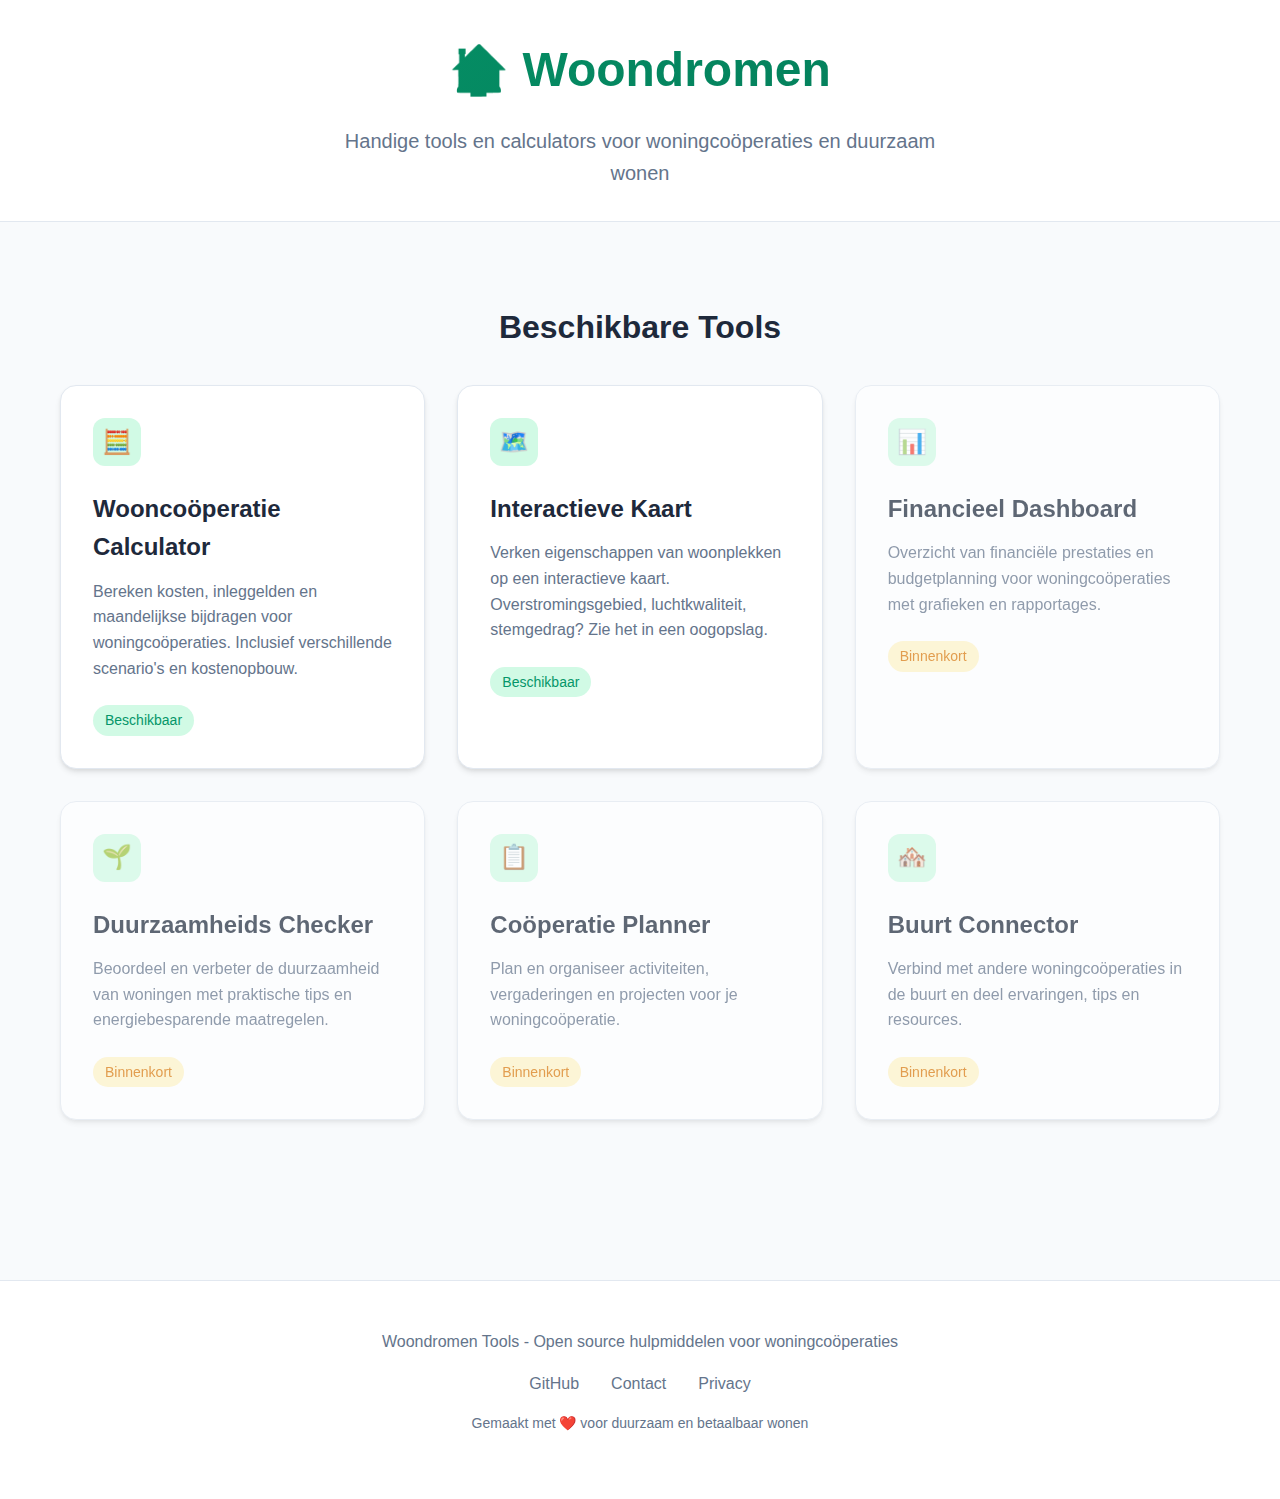
<file: index.html>
<!DOCTYPE html>
<html lang="nl">
<head>
    <meta charset="UTF-8">
    <meta name="viewport" content="width=device-width, initial-scale=1.0">
    <title>Woondromen Tools - Hulpmiddelen voor Woningcoöperaties</title>
    <meta name="description" content="Een verzameling handige tools en calculators voor woningcoöperaties en duurzaam wonen.">
    
    <!-- Social Media Meta Tags -->
    <meta property="og:title" content="Woondromen Tools">
    <meta property="og:description" content="Handige tools en calculators voor woningcoöperaties en duurzaam wonen">
    <meta property="og:type" content="website">
    <meta property="og:url" content="https://pbellinga.github.io/woondromen/">
    
    <meta name="twitter:card" content="summary">
    <meta name="twitter:title" content="Woondromen Tools">
    <meta name="twitter:description" content="Handige tools en calculators voor woningcoöperaties en duurzaam wonen">
    
    <!-- Favicon -->
    <link rel="icon" href="data:image/svg+xml,<svg xmlns=%22http://www.w3.org/2000/svg%22 viewBox=%220 0 100 100%22><text y=%22.9em%22 font-size=%2290%22>🏠</text></svg>">
    
    <style>
        :root {
            --bg-primary: #f8fafc;
            --bg-secondary: #ffffff;
            --text-primary: #1e293b;
            --text-secondary: #64748b;
            --accent: #059669;
            --accent-light: #d1fae5;
            --border: #e2e8f0;
            --shadow: 0 4px 6px -1px rgba(0, 0, 0, 0.1), 0 2px 4px -1px rgba(0, 0, 0, 0.06);
            --shadow-lg: 0 10px 15px -3px rgba(0, 0, 0, 0.1), 0 4px 6px -2px rgba(0, 0, 0, 0.05);
        }

        * {
            margin: 0;
            padding: 0;
            box-sizing: border-box;
        }

        body {
            font-family: -apple-system, BlinkMacSystemFont, 'Segoe UI', Roboto, 'Helvetica Neue', Arial, sans-serif;
            background: var(--bg-primary);
            color: var(--text-primary);
            line-height: 1.6;
        }

        .container {
            max-width: 1200px;
            margin: 0 auto;
            padding: 0 20px;
        }

        /* Header */
        .header {
            background: var(--bg-secondary);
            border-bottom: 1px solid var(--border);
            padding: 2rem 0;
            margin-bottom: 3rem;
        }

        .hero {
            text-align: center;
        }

        .hero h1 {
            font-size: 3rem;
            font-weight: 800;
            margin-bottom: 1rem;
            background: linear-gradient(135deg, var(--accent), #047857);
            -webkit-background-clip: text;
            -webkit-text-fill-color: transparent;
            background-clip: text;
        }

        .hero p {
            font-size: 1.25rem;
            color: var(--text-secondary);
            max-width: 600px;
            margin: 0 auto;
        }

        /* Main Content */
        .main {
            padding: 2rem 0;
        }

        .section-title {
            font-size: 2rem;
            font-weight: 700;
            margin-bottom: 2rem;
            text-align: center;
        }

        /* Tools Grid */
        .tools-grid {
            display: grid;
            grid-template-columns: repeat(auto-fit, minmax(350px, 1fr));
            gap: 2rem;
            margin-bottom: 4rem;
        }

        .tool-card {
            background: var(--bg-secondary);
            border-radius: 16px;
            padding: 2rem;
            box-shadow: var(--shadow);
            transition: all 0.3s ease;
            border: 1px solid var(--border);
            text-decoration: none;
            color: inherit;
            display: block;
        }

        .tool-card:hover {
            transform: translateY(-4px);
            box-shadow: var(--shadow-lg);
            border-color: var(--accent);
        }

        .tool-icon {
            width: 48px;
            height: 48px;
            background: var(--accent-light);
            border-radius: 12px;
            display: flex;
            align-items: center;
            justify-content: center;
            font-size: 24px;
            margin-bottom: 1.5rem;
        }

        .tool-card h3 {
            font-size: 1.5rem;
            font-weight: 600;
            margin-bottom: 0.75rem;
            color: var(--text-primary);
        }

        .tool-card p {
            color: var(--text-secondary);
            margin-bottom: 1.5rem;
        }

        .tool-status {
            display: inline-flex;
            align-items: center;
            padding: 0.25rem 0.75rem;
            background: var(--accent-light);
            color: var(--accent);
            border-radius: 9999px;
            font-size: 0.875rem;
            font-weight: 500;
        }

        .tool-status.coming-soon {
            background: #fef3c7;
            color: #d97706;
        }

        /* Footer */
        .footer {
            background: var(--bg-secondary);
            border-top: 1px solid var(--border);
            padding: 3rem 0;
            text-align: center;
            margin-top: 4rem;
        }

        .footer p {
            color: var(--text-secondary);
            margin-bottom: 1rem;
        }

        .footer-links {
            display: flex;
            justify-content: center;
            gap: 2rem;
            margin-top: 1rem;
        }

        .footer-links a {
            color: var(--text-secondary);
            text-decoration: none;
            transition: color 0.3s ease;
        }

        .footer-links a:hover {
            color: var(--accent);
        }

        /* Responsive Design */
        @media (max-width: 768px) {
            .hero h1 {
                font-size: 2.5rem;
            }

            .hero p {
                font-size: 1.125rem;
            }

            .tools-grid {
                grid-template-columns: 1fr;
                gap: 1.5rem;
            }

            .footer-links {
                flex-direction: column;
                gap: 1rem;
            }
        }

        @media (max-width: 480px) {
            .container {
                padding: 0 15px;
            }

            .hero h1 {
                font-size: 2rem;
            }

            .tool-card {
                padding: 1.5rem;
            }
        }
    </style>
</head>
<body>
    <header class="header">
        <div class="container">
            <div class="hero">
                <h1>🏠 Woondromen</h1>
                <p>Handige tools en calculators voor woningcoöperaties en duurzaam wonen</p>
            </div>
        </div>
    </header>

    <main class="main">
        <div class="container">
            <h2 class="section-title">Beschikbare Tools</h2>
            
            <div class="tools-grid">
                <a href="coopcalc/coopcalc-components.html" class="tool-card">
                    <div class="tool-icon">🧮</div>
                    <h3>Wooncoöperatie Calculator</h3>
                    <p>Bereken kosten, inleggelden en maandelijkse bijdragen voor woningcoöperaties. Inclusief verschillende scenario's en kostenopbouw.</p>
                    <span class="tool-status">Beschikbaar</span>
                </a>

                <a href="https://maxic.github.io/tools/woondroom" class="tool-card" target="_blank" rel="noopener">
                    <div class="tool-icon">🗺️</div>
                    <h3>Interactieve Kaart</h3>
                    <p>Verken eigenschappen van woonplekken op een interactieve kaart. Overstromingsgebied, luchtkwaliteit, stemgedrag? Zie het in een oogopslag.</p>
                    <span class="tool-status">Beschikbaar</span>
                </a>

                <div class="tool-card" style="opacity: 0.7; cursor: default;">
                    <div class="tool-icon">📊</div>
                    <h3>Financieel Dashboard</h3>
                    <p>Overzicht van financiële prestaties en budgetplanning voor woningcoöperaties met grafieken en rapportages.</p>
                    <span class="tool-status coming-soon">Binnenkort</span>
                </div>

                <div class="tool-card" style="opacity: 0.7; cursor: default;">
                    <div class="tool-icon">🌱</div>
                    <h3>Duurzaamheids Checker</h3>
                    <p>Beoordeel en verbeter de duurzaamheid van woningen met praktische tips en energiebesparende maatregelen.</p>
                    <span class="tool-status coming-soon">Binnenkort</span>
                </div>

                <div class="tool-card" style="opacity: 0.7; cursor: default;">
                    <div class="tool-icon">📋</div>
                    <h3>Coöperatie Planner</h3>
                    <p>Plan en organiseer activiteiten, vergaderingen en projecten voor je woningcoöperatie.</p>
                    <span class="tool-status coming-soon">Binnenkort</span>
                </div>

                <div class="tool-card" style="opacity: 0.7; cursor: default;">
                    <div class="tool-icon">🏘️</div>
                    <h3>Buurt Connector</h3>
                    <p>Verbind met andere woningcoöperaties in de buurt en deel ervaringen, tips en resources.</p>
                    <span class="tool-status coming-soon">Binnenkort</span>
                </div>
            </div>
        </div>
    </main>

    <footer class="footer">
        <div class="container">
            <p>Woondromen Tools - Open source hulpmiddelen voor woningcoöperaties</p>
            <div class="footer-links">
                <a href="https://github.com/pbellinga/woondromen" target="_blank" rel="noopener">GitHub</a>
                <a href="mailto:contact@example.com">Contact</a>
                <a href="#" onclick="alert('Privacy policy coming soon!')">Privacy</a>
            </div>
            <p style="margin-top: 1rem; font-size: 0.875rem;">
                Gemaakt met ❤️ voor duurzaam en betaalbaar wonen
            </p>
        </div>
    </footer>
</body>
</html>
</file>
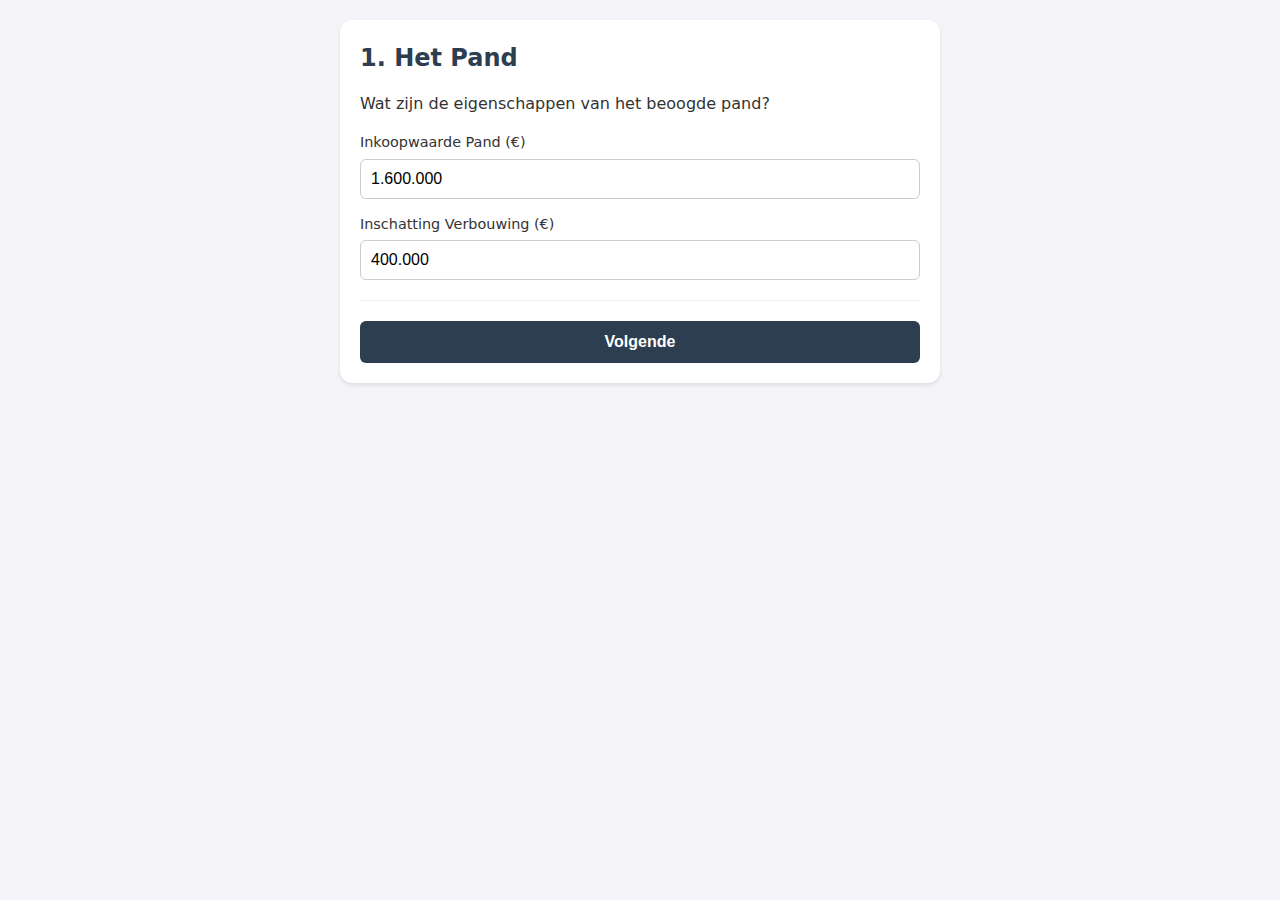
<file: coopcalc-components.html>
<!DOCTYPE html>
<html lang="en">
<head>
    <meta charset="UTF-8">
    <meta name="viewport" content="width=device-width, initial-scale=1.0">
    <title>Wooncoöperatie Calculator</title>
    <link rel="stylesheet" href="components/components.css">
</head>
<body>
    <div class="container">
        <div class="card" id="wizard-container">
            <!-- Steps will be dynamically generated here -->
        </div>
    </div>

    <!-- Load component scripts -->
    <script src="components/state.js"></script>
    <script src="components/input-group.js"></script>
    <script src="components/summary-box.js"></script>
    <script src="components/result-display.js"></script>
    <script src="components/step.js"></script>
    <script src="components/wizard.js"></script>

    <script>
        // Initialize the application
        document.addEventListener('DOMContentLoaded', function() {
            // Create wizard instance
            const wizard = new CoopWizard('wizard-container');
            
            // Configure steps
            const steps = [
                {
                    stepId: 1,
                    title: '1. Het Pand',
                    description: 'Wat zijn de eigenschappen van het beoogde pand?',
                    content: [
                        {
                            type: 'input-group',
                            label: 'Inkoopwaarde Pand (€)',
                            id: 'price',
                            inputmode: 'numeric',
                            stateKey: 'price',
                            value: '1.600.000'
                        },
                        {
                            type: 'input-group',
                            label: 'Inschatting Verbouwing (€)',
                            id: 'reno',
                            inputmode: 'numeric',
                            stateKey: 'reno',
                            value: '400.000'
                        },
                        {
                            type: 'input-group',
                            label: 'Aantal Woonunits/Huishoudens',
                            id: 'units',
                            type: 'number',
                            min: 1,
                            stateKey: 'units',
                            value: 10
                        }
                    ],
                    buttons: [
                        {
                            label: 'Volgende',
                            action: 'next',
                            stepId: 2
                        }
                    ]
                },
                {
                    stepId: 2,
                    title: '2. Financiering',
                    description: 'Hoe wordt het project gefinancierd?',
                    content: [
                        {
                            type: 'summary-box',
                            rows: [
                                { label: 'Aanschaf', id: 'wiz-price', valueKey: 'price', format: 'currency' },
                                { label: 'Belasting (10%)', id: 'wiz-tax', valueKey: 'tax', format: 'currency' },
                                { label: 'Verbouwing', id: 'wiz-reno', valueKey: 'reno', format: 'currency' },
                                { label: 'Totale Kosten', id: 'wiz-total-cost', valueKey: 'totalCost', format: 'currency', isTotal: true }
                            ]
                        },
                        {
                            type: 'input-group',
                            label: 'Eigen Inleg (Ledeninbreng €)',
                            id: 'equity',
                            inputmode: 'numeric',
                            stateKey: 'equity',
                            value: '100.000'
                        },
                        {
                            type: 'summary-box',
                            rows: [
                                { label: 'Benodigde Lening', id: 'wiz-loan', valueKey: 'loanAmount', format: 'currency' },
                                { label: 'Indicatie Maandlast Bank', id: 'wiz-mortgage', valueKey: 'monthlyMortgage', format: 'currency', isTotal: true }
                            ],
                            details: 'Hypotheek: 4.5%, 30 jaar annuïteit.'
                        }
                    ],
                    buttons: [
                        {
                            label: 'Vorige',
                            action: 'next',
                            stepId: 1,
                            secondary: true
                        },
                        {
                            label: 'Volgende',
                            action: 'next',
                            stepId: 3
                        }
                    ]
                },
                {
                    stepId: 3,
                    title: '3. Vaste Lasten',
                    description: 'Wat zijn de lopende kosten voor de vereniging?',
                    content: [
                        {
                            type: 'input-group',
                            label: 'Service, Onderhoud & Beheer (Totaal per maand €)',
                            id: 'service',
                            inputmode: 'numeric',
                            stateKey: 'service',
                            value: '450',
                            details: 'Denk aan: VvE-bijdrage (indien appartement), opstalverzekering, gemeentelijke belastingen, reservering onderhoud.'
                        }
                    ],
                    buttons: [
                        {
                            label: 'Vorige',
                            action: 'next',
                            stepId: 2,
                            secondary: true
                        },
                        {
                            label: 'Bereken Huur',
                            action: 'next',
                            stepId: 4
                        }
                    ]
                },
                {
                    stepId: 4,
                    title: 'Resultaat',
                    content: [
                        {
                            type: 'summary-box',
                            rows: [
                                { label: 'Hypotheeklasten', id: 'res-mortgage', valueKey: 'monthlyMortgage', format: 'currency' },
                                { label: 'Service & Onderhoud', id: 'res-service', valueKey: 'service', format: 'currency' },
                                { label: 'Totaal Benodigd Inkomen', id: 'res-total', valueKey: 'totalMonthly', format: 'currency', isTotal: true }
                            ]
                        },
                        {
                            type: 'result-display',
                            label: 'Vereiste Huur per Unit',
                            id: 'res-rent',
                            valueKey: 'rentPerUnit',
                            details: 'Exclusief individuele kosten zoals energie en water.'
                        }
                    ],
                    buttons: [
                        {
                            label: 'Terug',
                            action: 'next',
                            stepId: 3,
                            secondary: true
                        }
                    ]
                }
            ];

            // Create and add steps to the wizard container
            steps.forEach(stepConfig => {
                const step = new CoopStep(stepConfig);
                wizard.container.appendChild(step.getElement());
            });

            // Initialize the wizard and state
            wizard.init();
            window.coopState.init();
        });
    </script>
</body>
</html>
</file>
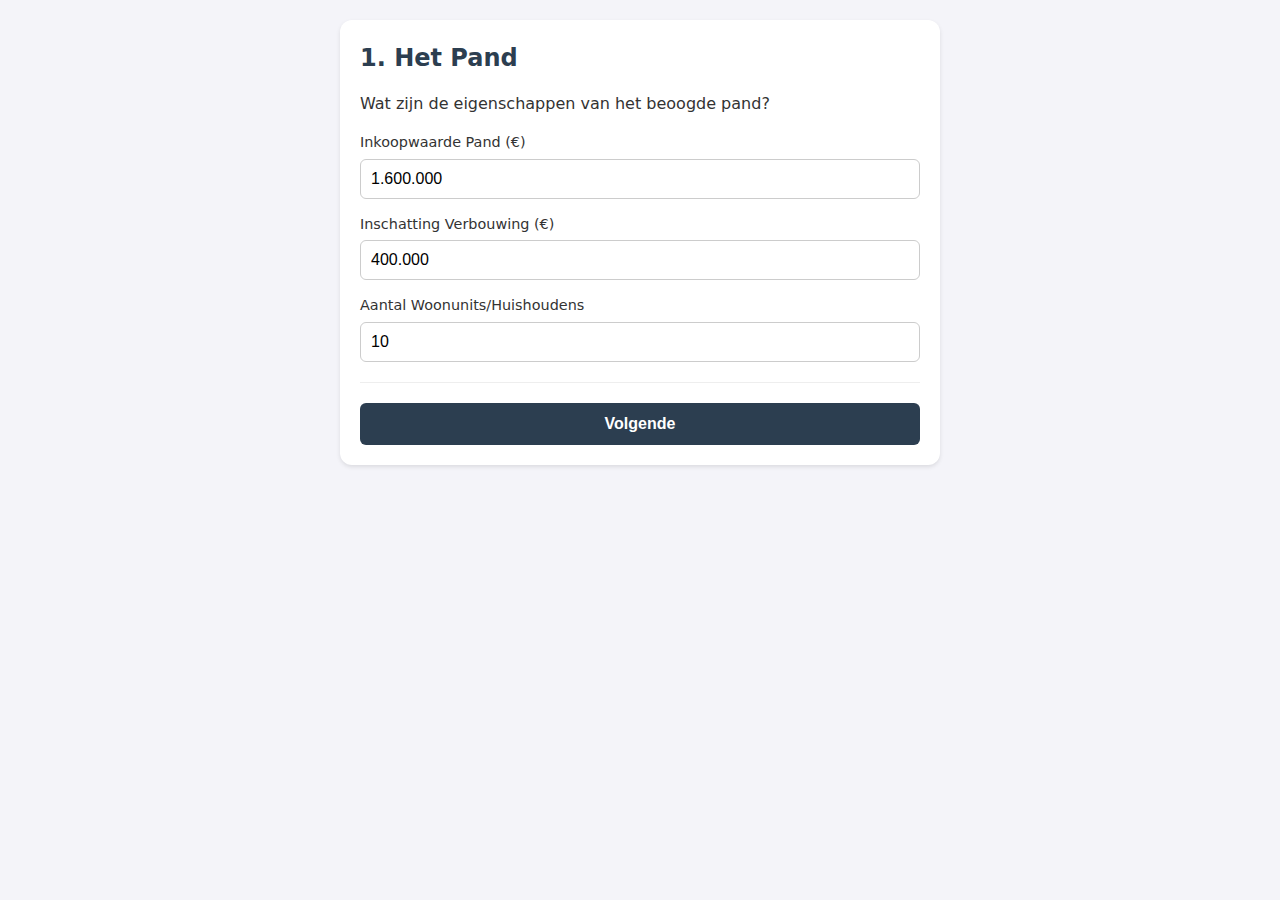
<file: coopcalc.html>
<!DOCTYPE html>
<html lang="en">
<head>
    <meta charset="UTF-8">
    <meta name="viewport" content="width=device-width, initial-scale=1.0">
    <title>Wooncoöperatie Calculator</title>
    <style>
        :root {
            --bg: #f4f4f9;
            --card: #ffffff;
            --text: #333333;
            --accent: #2c3e50;
            --highlight: #27ae60;
        }
        body {
            font-family: system-ui, -apple-system, sans-serif;
            background: var(--bg);
            color: var(--text);
            margin: 0;
            padding: 20px;
            display: flex;
            justify-content: center;
            line-height: 1.5;
        }
        .container {
            max-width: 600px;
            width: 100%;
            display: flex;
            flex-direction: column;
            gap: 20px;
        }
        .card {
            background: var(--card);
            padding: 20px;
            border-radius: 12px;
            box-shadow: 0 2px 4px rgba(0,0,0,0.1);
        }
        h1 { margin: 0 0 10px 0; font-size: 1.5rem; color: var(--accent); }
        h2 { margin: 0 0 15px 0; font-size: 1.2rem; color: var(--accent); border-bottom: 2px solid var(--bg); padding-bottom: 10px; }
        
        .input-group { margin-bottom: 15px; }
        label { display: block; font-weight: 500; margin-bottom: 5px; font-size: 0.9rem; }
        input {
            width: 100%;
            padding: 10px;
            box-sizing: border-box;
            border: 1px solid #ccc;
            border-radius: 6px;
            font-size: 1rem;
        }
        
        .result-row {
            display: flex;
            justify-content: space-between;
            margin-bottom: 10px;
            font-size: 0.95rem;
        }
        .result-row.total {
            font-weight: bold;
            border-top: 1px solid #eee;
            padding-top: 10px;
            margin-top: 10px;
            font-size: 1.1rem;
        }
        .main-output {
            background: var(--accent);
            color: white;
            text-align: center;
            padding: 20px;
            border-radius: 8px;
            margin-top: 10px;
        }
        .main-output .amount {
            font-size: 2.5rem;
            font-weight: 700;
            color: var(--highlight);
        }
        .main-output .label { opacity: 0.8; font-size: 0.9rem; }
        
        .details { font-size: 0.85rem; color: #666; margin-top: 10px; }
        
        /* Wizard specific */
        .step { display: none; }
        .step.active { display: block; animation: fadein 0.3s; }
        @keyframes fadein { from { opacity: 0; transform: translateY(5px); } to { opacity: 1; transform: translateY(0); } }
        
        .btn-row { display: flex; gap: 10px; margin-top: 20px; padding-top: 20px; border-top: 1px solid #eee; }
        .btn { flex: 1; padding: 12px; border: none; border-radius: 6px; font-size: 1rem; cursor: pointer; background: var(--accent); color: white; font-weight: bold; }
        .btn.secondary { background: #e0e0e0; color: #333; }
        .summary-box { background: var(--bg); padding: 15px; border-radius: 6px; margin-bottom: 20px; }
    </style>
</head>
<body>
    <div class="container">
        <div class="card">
            <!-- Step 1: Object -->
            <div id="step-1" class="step active">
                <h1>1. Het Pand</h1>
                <p>Wat zijn de eigenschappen van het beoogde pand?</p>

                <div class="input-group">
                    <label>Inkoopwaarde Pand (€)</label>
                    <input type="text" inputmode="numeric" id="price" value="1.600.000">
                </div>
                <div class="input-group">
                    <label>Inschatting Verbouwing (€)</label>
                    <input type="text" inputmode="numeric" id="reno" value="400.000">
                </div>
                <div class="input-group">
                    <label>Aantal Woonunits/Huishoudens</label>
                    <input type="number" id="units" value="10" min="1">
                </div>

                <div class="btn-row">
                    <button class="btn" onclick="next(2)">Volgende</button>
                </div>
            </div>

            <!-- Step 2: Financiering -->
            <div id="step-2" class="step">
                <h1>2. Financiering</h1>
                <p>Hoe wordt het project gefinancierd?</p>

                <div class="summary-box">
                    <div class="result-row"><span>Aanschaf</span> <span id="wiz-price">-</span></div>
                    <div class="result-row"><span>Belasting (10%)</span> <span id="wiz-tax">-</span></div>
                    <div class="result-row"><span>Verbouwing</span> <span id="wiz-reno">-</span></div>
                    <div class="result-row total"><span>Totale Kosten</span> <span id="wiz-total-cost">-</span></div>
                </div>

                <div class="input-group">
                    <label>Eigen Inleg (Ledeninbreng €)</label>
                    <input type="text" inputmode="numeric" id="equity" value="100.000">
                </div>

                <div class="summary-box">
                    <div class="result-row"><span>Benodigde Lening</span> <span id="wiz-loan">-</span></div>
                    <div class="details">Hypotheek: 4.5%, 30 jaar annuïteit.</div>
                    <div class="result-row total"><span>Indicatie Maandlast Bank</span> <span id="wiz-mortgage">-</span></div>
                </div>

                <div class="btn-row">
                    <button class="btn secondary" onclick="next(1)">Vorige</button>
                    <button class="btn" onclick="next(3)">Volgende</button>
                </div>
            </div>

            <!-- Step 3: Vaste Lasten -->
            <div id="step-3" class="step">
                <h1>3. Vaste Lasten</h1>
                <p>Wat zijn de lopende kosten voor de vereniging?</p>

                <div class="input-group">
                    <label>Service, Onderhoud & Beheer (Totaal per maand €)</label>
                    <input type="text" inputmode="numeric" id="service" value="450">
                    <div class="details">Denk aan: VvE-bijdrage (indien appartement), opstalverzekering, gemeentelijke belastingen, reservering onderhoud.</div>
                </div>

                <div class="btn-row">
                    <button class="btn secondary" onclick="next(2)">Vorige</button>
                    <button class="btn" onclick="next(4)">Bereken Huur</button>
                </div>
            </div>

            <!-- Step 4: Resultaat -->
            <div id="step-4" class="step">
                <h1>Resultaat</h1>
                
                <div class="summary-box">
                    <div class="result-row"><span>Hypotheeklasten</span> <span id="res-mortgage">€0</span></div>
                    <div class="result-row"><span>Service & Onderhoud</span> <span id="res-service">€0</span></div>
                    <div class="result-row total"><span>Totaal Benodigd Inkomen</span> <span id="res-total">€0</span></div>
                </div>

                <div class="main-output">
                    <div class="label">Vereiste Huur per Unit</div>
                    <div class="amount" id="res-rent">€0</div>
                </div>
                
                <div class="details" style="text-align: center;">Exclusief individuele kosten zoals energie en water.</div>

                <div class="btn-row">
                    <button class="btn secondary" onclick="next(3)">Terug</button>
                </div>
            </div>
        </div>
    </div>

    <script>
        // Constants from specification
        const TAX_RATE = 0.10; // 10% Transfer Tax
        const INTEREST_RATE = 0.045; // 4.5% Bank Interest
        const LOAN_YEARS = 30;

        // --- Utils ---
        function fmt(num) {
            return num.toLocaleString('nl-NL', { style: 'currency', currency: 'EUR', maximumFractionDigits: 0 });
        }

        function parseVal(str) {
            if (typeof str !== 'string') return str;
            return parseFloat(str.replace(/\./g, '').replace(',', '.')) || 0;
        }

        function formatInput(el) {
            const val = parseVal(el.value);
            if (!isNaN(val) && el.value.trim() !== '') {
               el.value = val.toLocaleString('nl-NL');
            }
        }

        // --- Navigation ---
        let currentStep = 1;
        function next(stepId) {
            document.querySelectorAll('.step').forEach(s => s.classList.remove('active'));
            document.getElementById(`step-${stepId}`).classList.add('active');
            currentStep = stepId;
            calc(); // Ensure UI is fresh
        }

        // --- Data & Logic ---
        function calc() {
            // Inputs
            const price = parseVal(document.getElementById('price').value);
            const reno  = parseVal(document.getElementById('reno').value);
            const units = parseInt(document.getElementById('units').value) || 1;
            const equity = parseVal(document.getElementById('equity').value);
            const service = parseVal(document.getElementById('service').value);

            // Calculations
            const tax = price * TAX_RATE;
            const totalCost = price + tax + reno;
            const loanAmount = Math.max(0, totalCost - equity);

            // Annuity: PMT = P * (r(1+r)^n) / ((1+r)^n - 1)
            const r = INTEREST_RATE / 12;
            const n = LOAN_YEARS * 12;
            const monthlyMortgage = loanAmount > 0 
                ? loanAmount * (r * Math.pow(1+r, n)) / (Math.pow(1+r, n) - 1)
                : 0;
            
            const totalMonthly = monthlyMortgage + service;
            const rentPerUnit = units > 0 ? totalMonthly / units : 0;

            // Update UI (Step 2: Financing)
            if (document.getElementById('wiz-price')) {
                document.getElementById('wiz-price').textContent = fmt(price);
                document.getElementById('wiz-tax').textContent = fmt(tax);
                document.getElementById('wiz-reno').textContent = fmt(reno);
                document.getElementById('wiz-total-cost').textContent = fmt(totalCost);
                document.getElementById('wiz-loan').textContent = fmt(loanAmount);
                document.getElementById('wiz-mortgage').textContent = fmt(monthlyMortgage);
            }

            // Update UI (Step 4: Result)
            if (document.getElementById('res-mortgage')) {
                document.getElementById('res-mortgage').textContent = fmt(monthlyMortgage);
                document.getElementById('res-service').textContent = fmt(service);
                document.getElementById('res-total').textContent = fmt(totalMonthly);
                document.getElementById('res-rent').textContent = fmt(rentPerUnit);
            }
        }

        // Bindings
        const inputIds = ['price', 'reno', 'units', 'equity', 'service'];
        inputIds.forEach(id => {
            const el = document.getElementById(id);
            if (el) {
                el.addEventListener('input', calc);
                if (el.type === 'text') {
                    el.addEventListener('blur', () => formatInput(el));
                }
            }
        });

        // Init
        calc();
    </script>
</body>
</html>
</file>
<file: components/components.css>
/* Component styles for coopcalc */
:root {
    --bg: #f4f4f9;
    --card: #ffffff;
    --text: #333333;
    --accent: #2c3e50;
    --highlight: #27ae60;
}

body {
    font-family: system-ui, -apple-system, sans-serif;
    background: var(--bg);
    color: var(--text);
    margin: 0;
    padding: 20px;
    display: flex;
    justify-content: center;
    line-height: 1.5;
}

.container {
    max-width: 600px;
    width: 100%;
    display: flex;
    flex-direction: column;
    gap: 20px;
}

.card {
    background: var(--card);
    padding: 20px;
    border-radius: 12px;
    box-shadow: 0 2px 4px rgba(0,0,0,0.1);
}

/* Typography */
h1 { 
    margin: 0 0 10px 0; 
    font-size: 1.5rem; 
    color: var(--accent); 
}

h2 { 
    margin: 0 0 15px 0; 
    font-size: 1.2rem; 
    color: var(--accent); 
    border-bottom: 2px solid var(--bg); 
    padding-bottom: 10px; 
}

/* Input Group Component */
.input-group { 
    margin-bottom: 15px; 
}

.input-group label { 
    display: block; 
    font-weight: 500; 
    margin-bottom: 5px; 
    font-size: 0.9rem; 
}

.input-group input {
    width: 100%;
    padding: 10px;
    box-sizing: border-box;
    border: 1px solid #ccc;
    border-radius: 6px;
    font-size: 1rem;
}

/* Summary Box Component */
.summary-box { 
    background: var(--bg); 
    padding: 15px; 
    border-radius: 6px; 
    margin-bottom: 20px; 
}

.result-row {
    display: flex;
    justify-content: space-between;
    margin-bottom: 10px;
    font-size: 0.95rem;
}

.result-row.total {
    font-weight: bold;
    border-top: 1px solid #eee;
    padding-top: 10px;
    margin-top: 10px;
    font-size: 1.1rem;
}

/* Result Display Component */
.main-output {
    background: var(--accent);
    color: white;
    text-align: center;
    padding: 20px;
    border-radius: 8px;
    margin-top: 10px;
}

.main-output .amount {
    font-size: 2.5rem;
    font-weight: 700;
    color: var(--highlight);
}

.main-output .label { 
    opacity: 0.8; 
    font-size: 0.9rem; 
}

/* Step Component */
.step { 
    display: none; 
}

.step.active { 
    display: block; 
    animation: fadein 0.3s; 
}

@keyframes fadein { 
    from { 
        opacity: 0; 
        transform: translateY(5px); 
    } 
    to { 
        opacity: 1; 
        transform: translateY(0); 
    } 
}

/* Buttons */
.btn-row { 
    display: flex; 
    gap: 10px; 
    margin-top: 20px; 
    padding-top: 20px; 
    border-top: 1px solid #eee; 
}

.btn { 
    flex: 1; 
    padding: 12px; 
    border: none; 
    border-radius: 6px; 
    font-size: 1rem; 
    cursor: pointer; 
    background: var(--accent); 
    color: white; 
    font-weight: bold; 
}

.btn.secondary { 
    background: #e0e0e0; 
    color: #333; 
}

.btn:hover {
    opacity: 0.9;
}

.btn:active {
    transform: translateY(1px);
}

/* Details text */
.details { 
    font-size: 0.85rem; 
    color: #666; 
    margin-top: 10px; 
}

/* Responsive design */
@media (max-width: 640px) {
    body {
        padding: 10px;
    }
    
    .card {
        padding: 15px;
    }
    
    .main-output .amount {
        font-size: 2rem;
    }
    
    .btn-row {
        flex-direction: column;
    }
}
</file>
